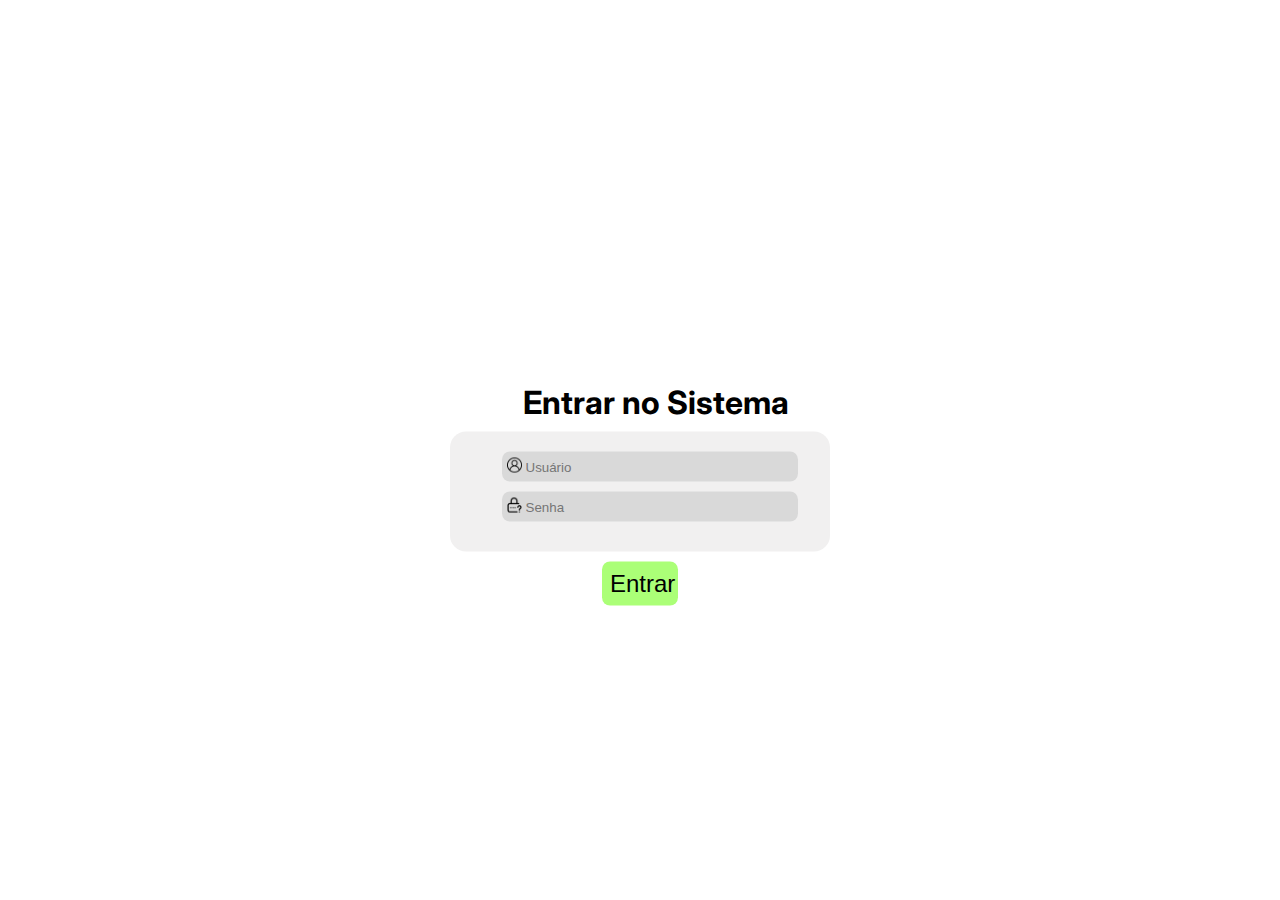
<file: index.html>
<!DOCTYPE html>
<html>
<head>
	<title>Sistema</title>
	<link rel="stylesheet" type="text/css" href="estilo.css">
	<link rel="stylesheet" href="https://cdn.jsdelivr.net/npm/bootstrap-icons@1.10.3/font/bootstrap-icons.css">
	<meta charset="utf-8">
</head>
<body>
		<div class="login">
			<h1 id="h1-login">Entrar no Sistema</h1>
			<div class="login-form">
				<label><img src="img\User.png"></label>
				<input type="text" name="usuario" id="usuario" placeholder="Usuário" />
				<br/>
				<label><img src="img\Forgot.png"></label>
				<input type="password" name="senha" id="senha" placeholder="Senha" />
			</div>
			<a href="estoque.html"><button>Entrar</button></a>
		</div>
</body>
</html>
</file>
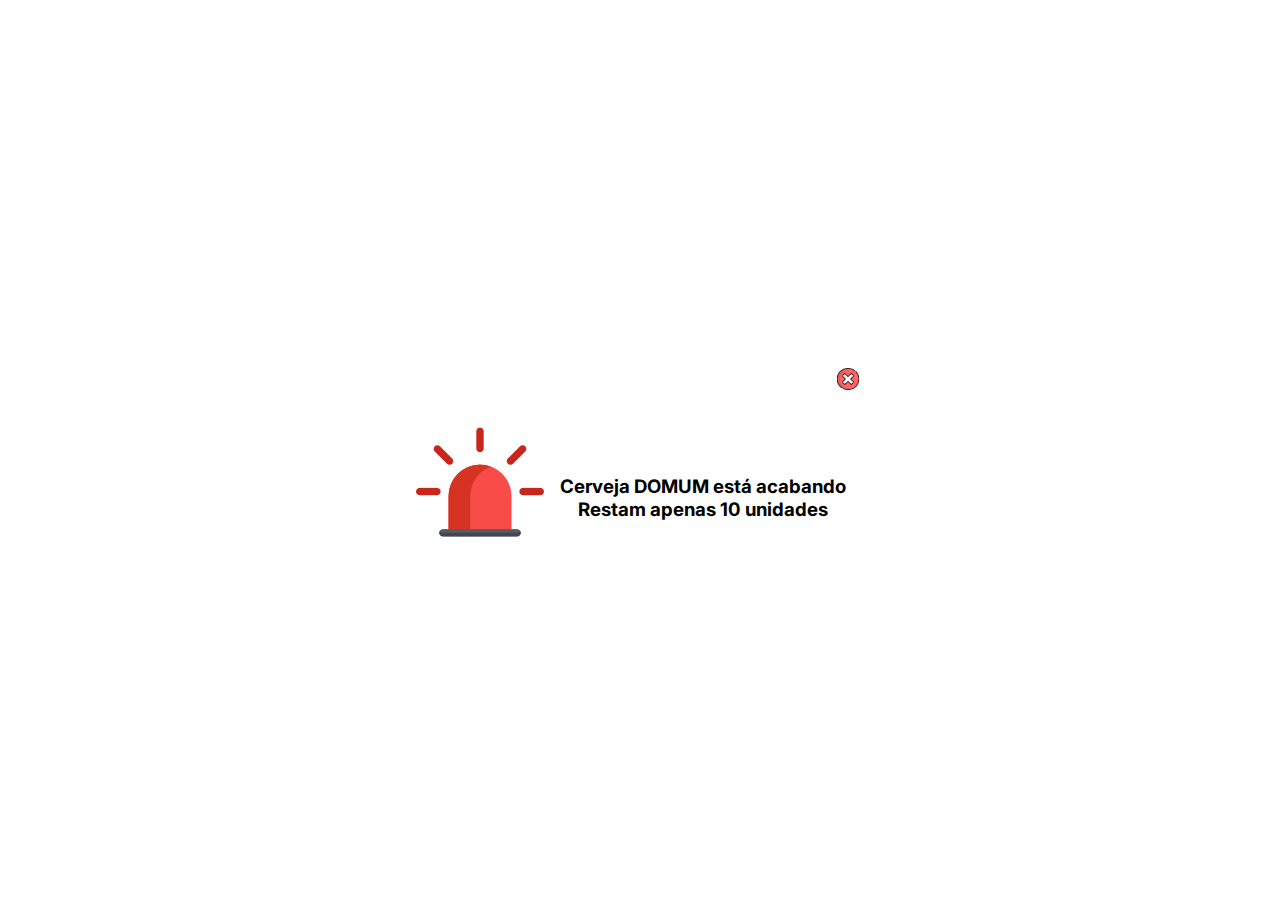
<file: alerta.html>
<!DOCTYPE html>
<html>
<head>
	<title>Sistema</title>
	<link rel="stylesheet" type="text/css" href="estilo.css">
	<meta charset="utf-8">
</head>
<body>
		<section class="sec-alerta">
			<img id="btn-fechar-alerta" src="img\Cancel.png">
			<div class="alerta-content"><img src="img\Alert.png"><h3>Cerveja DOMUM está acabando</h3><h3>Restam apenas 10 unidades</h3></div>
		</section>
</body>
</html>
</file>
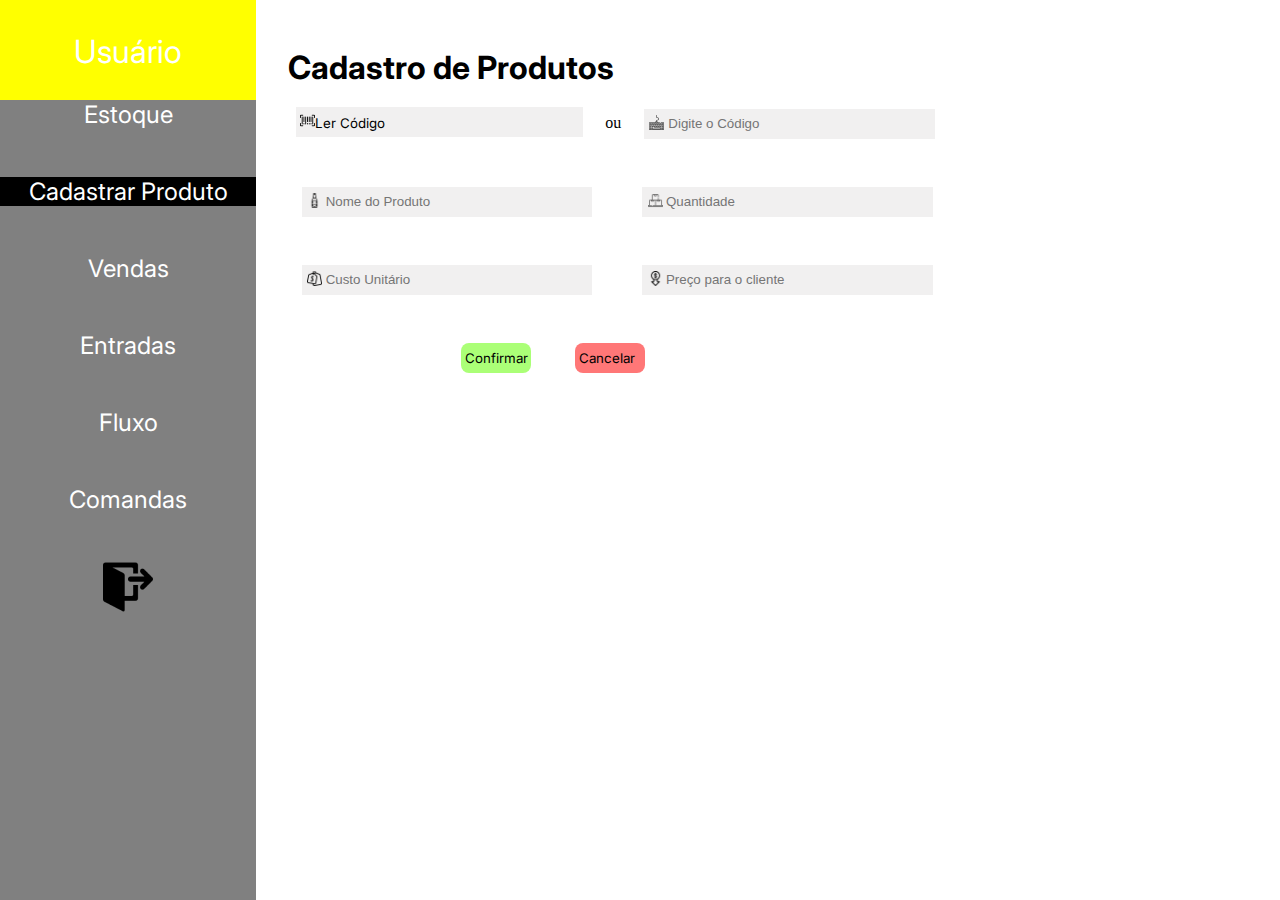
<file: cadastro.html>
<!DOCTYPE html>
<html>
<head>
	<title>Sistema</title>
	<link rel="stylesheet" type="text/css" href="estilo.css">
	<meta charset="utf-8">
</head>
<body>
		<section>
			<header><p>Usuário</p></header>
			<nav>
				<ul>
					<li><a class="a-menu" href="estoque.html">Estoque</a></li>
					<div class="pag-atual"><li><a class="a-menu" href="#">Cadastrar Produto</a></li></div>
					<li><a class="a-menu" href="vendas.html">Vendas</a></li>
					<li><a class="a-menu" href="entradas.html">Entradas</a></li>
					<li><a class="a-menu" href="fluxo.html">Fluxo</a></li>
					<li><a class="a-menu" href="comandas.html">Comandas</a></li>
					<li><a href="index.html"><img src="img\Logout.png" /></a></li>
				</ul>
			</nav>
			<main>
				<h1>Cadastro de Produtos</h1>
				<div class="cadastro">
					<div class="linha-1">
						<a href="lercodbarra-cad.html"><button type="button" id=""><img src="img\Barcode.png" />Ler Código</button></a>
						ou
						<label><img src="img\Keyboard.png" /></label>
						<input type="text" name="digite" id="digite" placeholder="Digite o Código" />
					</div>

					<div class="linha-2">
						<label><img src="img\Beer.png" /></label>
						<input type="text" name="produto-nome" id="produto-nome" placeholder="Nome do Produto" />
						
						<label><img src="img\Box.png" /></label>
						<input type="text" name="produto-quantidade" id="produto-quantidade" placeholder="Quantidade" />
					</div>

					<div class="linha-3">
						<label><img src="img\Price tag.png" /></label>
						<input type="text" name="produto-custo" id="produto-custo" placeholder="Custo Unitário" />

						<label><img src="img\Low price.png" /></label>
						<input type="text" name="produto-preco" id="produto-preco" placeholder="Preço para o cliente" />
					</div>

					<div class="button-cad">
						<button type="submit">Confirmar</button>
						<button type="reset">Cancelar</button>
					</div>
				</div>

			</main>
		</section>
</body>
</html>
</file>
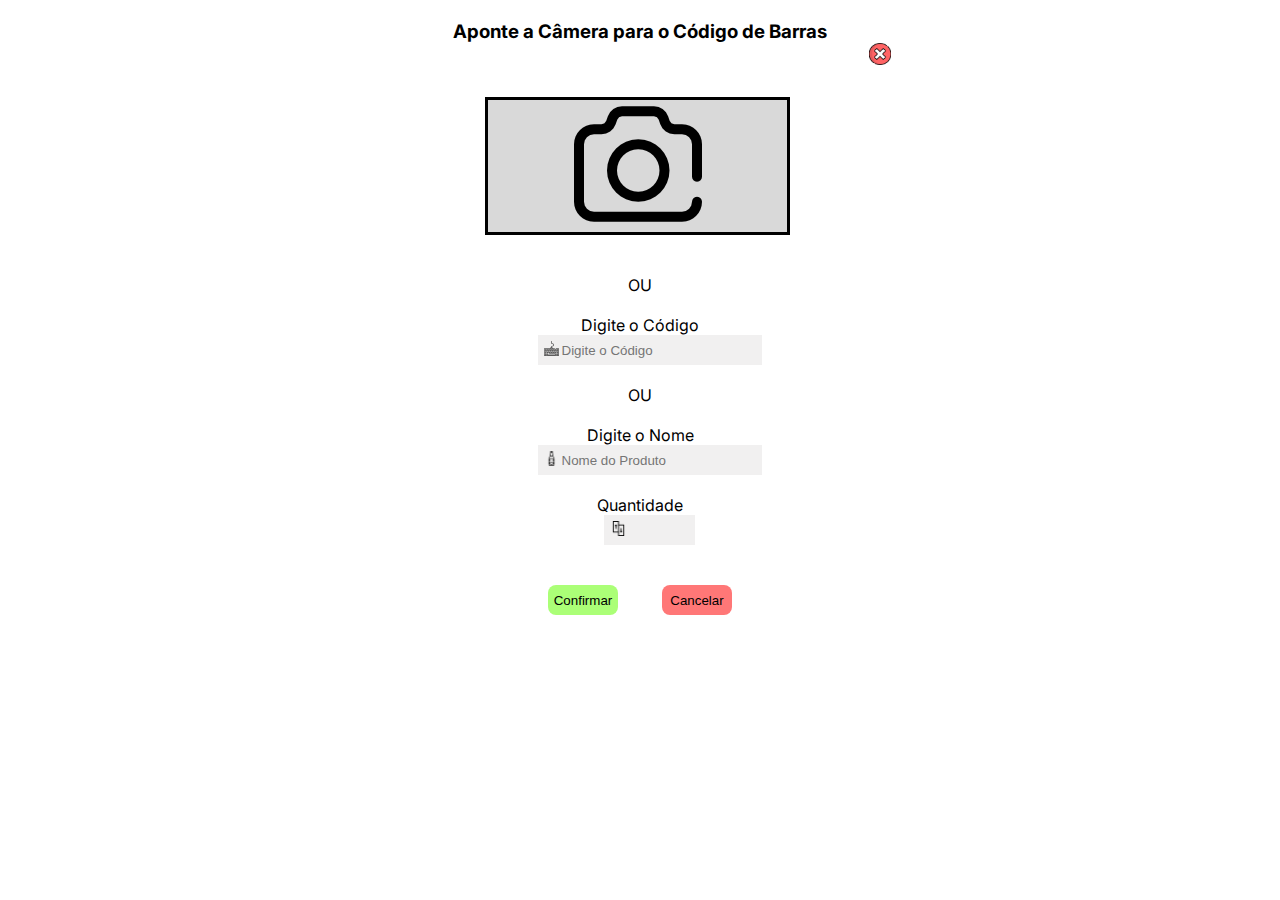
<file: comanda-cod.html>
<!DOCTYPE html>
<html>
<head>
	<title>Sistema</title>
	<link rel="stylesheet" type="text/css" href="estilo.css">
	<meta charset="utf-8">
</head>
<body>
		<section class="ler-cod-barras-comanda">
			<h3>Aponte a Câmera para o Código de Barras</h3><a href="comanda-exp.html"><img id="btn-fechar-com" src="img\Cancel.png"></a>
			<div class="camera-barras-comanda"><img src="img\Photo camera.png"></div><br/><br/>
			<label>OU</label><br/><br/>
			<label>Digite o Código</label><br/>
			<label><img id="i-icon" src="img\Keyboard.png" /></label>
			<input type="text" name="digite" id="digite" placeholder="Digite o Código" /><br/><br/>
			<label>OU</label><br/><br/>
			<label>Digite o Nome</label><br/>
			<label><img id="i-icon" src="img\Beer.png" /></label>
			<input type="text" name="produto-nome" id="produto-nome" placeholder="Nome do Produto" /><br/><br/>
			<label>Quantidade</label><br/>
			<label><img id="i-icon" src="img\Tectonic plates.png"></label>
			<input id="quant" type="number" name="quant" min="1" step="1" /><br/><br/><br/>
			<a href="comanda-exp.html"><button type="submit">Confirmar</button></a>
			<a href="comanda-exp.html"><button type="reset">Cancelar</button></a>
		</section>
</body>
</html>
</file>
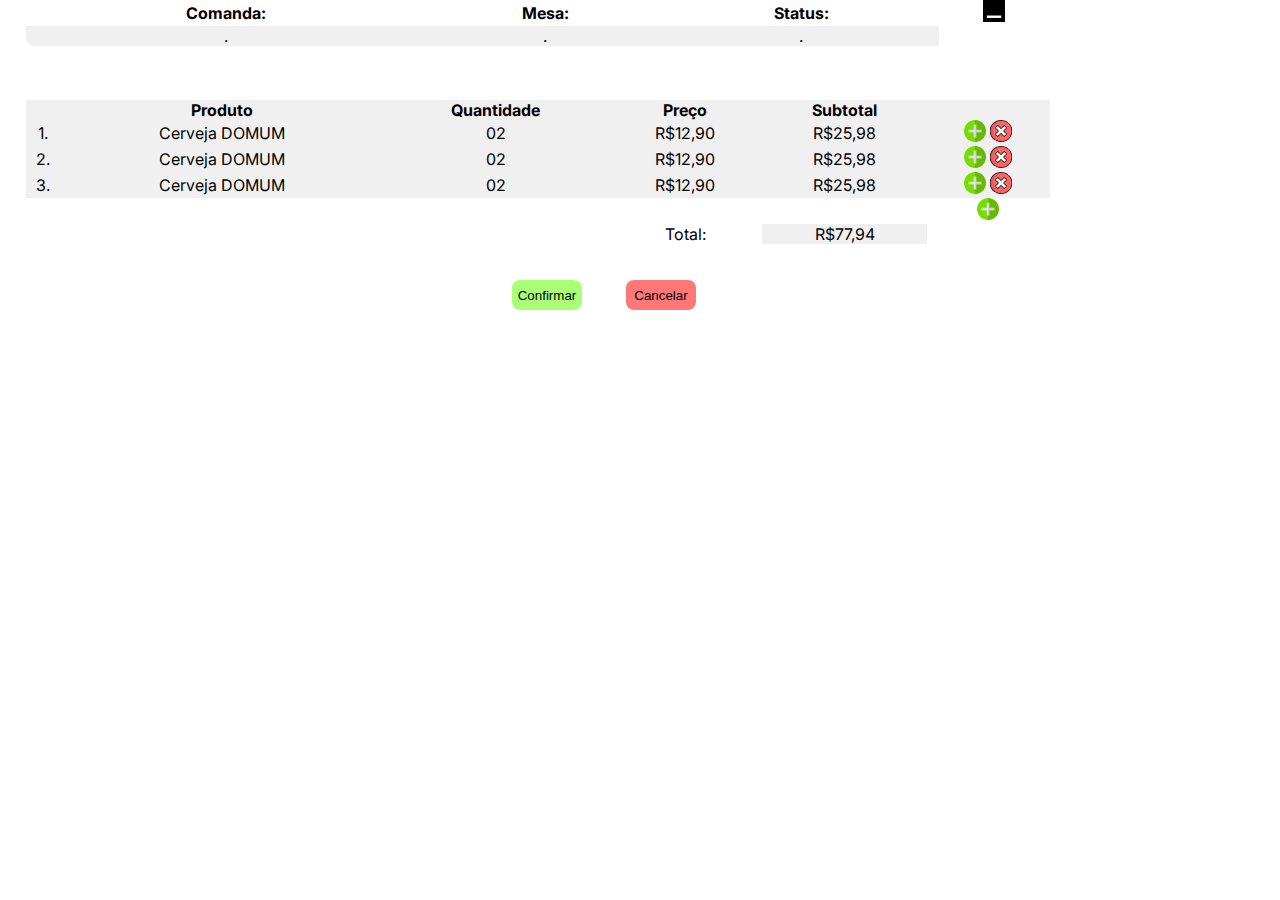
<file: comanda-exp.html>
<!DOCTYPE html>
<html>
<head>
	<title>Sistema</title>
	<link rel="stylesheet" type="text/css" href="estilo.css">
	<meta charset="utf-8">
</head>
<body>
		<section class="comanda-exp">
			<table>
				<tr>
					<th id="fundo-branco">Comanda:</th>
					<th id="fundo-branco">Mesa:</th>
					<th id="fundo-branco">Status:</th>
					<th id="fundo-branco"><a href="comandas.html"><img src="img\Minimize tab.png"></a></th>
				</tr>

				<tr>
					<td>.   </td>
					<td>.   </td>
					<td>.   </td>
					<td id="fundo-branco"></td>
				</tr>
			</table>

			<br/><br/><br/>

			<table>
				<tr>
					<th></th>
					<th>Produto</th>
					<th>Quantidade</th>
					<th>Preço</th>
					<th>Subtotal</th>
					<th></th>
				</tr>

		   	    <tr>
				  	<td>1.</td>
				  	<td>Cerveja DOMUM</td>
				  	<td>02</td>
				  	<td>R$12,90</td>
				  	<td>R$25,98</td>
				  	<td><img src="img\Add.png" /> <img src="img\Cancel.png" /></td>
			    </tr>

			    <tr>
				  	<td>2.</td>
				  	<td>Cerveja DOMUM</td>
				  	<td>02</td>
				  	<td>R$12,90</td>
				  	<td>R$25,98</td>
				  	<td><img src="img\Add.png" /> <img src="img\Cancel.png" /></td>
			    </tr>

			    <tr>
				  	<td>3.</td>
				  	<td>Cerveja DOMUM</td>
				  	<td>02</td>
				  	<td>R$12,90</td>
				  	<td>R$25,98</td>
				  	<td><img src="img\Add.png" /> <img src="img\Cancel.png" /></td>
			    </tr>

			    <tr id="fundo-branco">
			    	<td></td>
				  	<td></td>
				  	<td></td>
				  	<td></td>
				  	<td></td>
				  	<td><a href="comanda-cod.html"><img src="img\Add.png" /></a></td>
			    </tr>

			    <tr id="fundo-branco">
			    	<td></td>
				  	<td></td>
				  	<td></td>
				  	<td>Total:</td>
				  	<td id="fundo-cinza">R$77,94</td>
				  	<td></td>
			    </tr>
			</table>
			<br/><br/>
			<a href="comandas.html"><button type="submit">Confirmar</button></a>
			<a href="comandas.html"><button type="reset">Cancelar</button></a>

		</section>
</body>
</html>
</file>
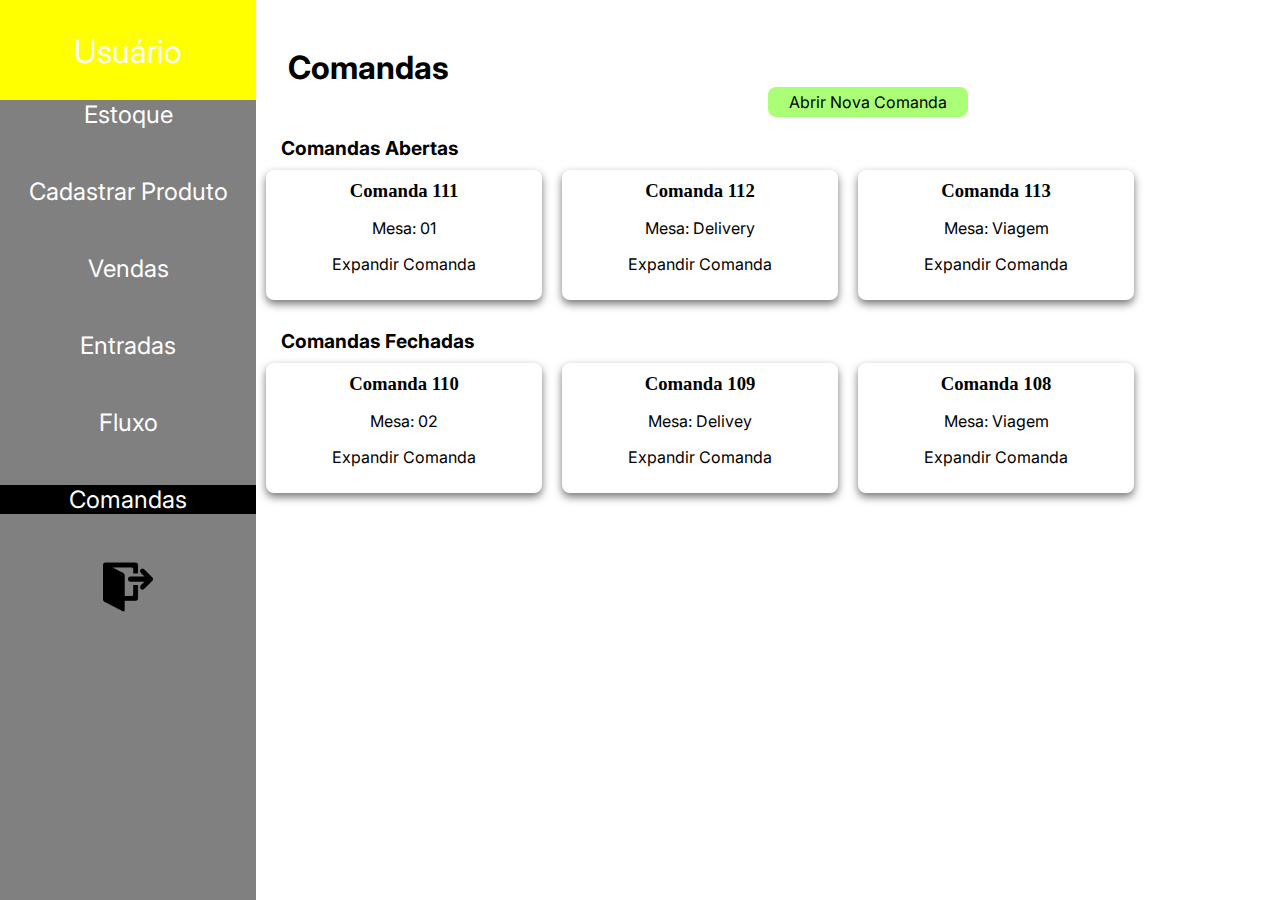
<file: comandas.html>
<!DOCTYPE html>
<html>
<head>
	<title>Sistema</title>
	<link rel="stylesheet" type="text/css" href="estilo.css">
	<meta charset="utf-8">
</head>
<body>
		<section>
			<header><p>Usuário</p></header>
			<nav>
				<ul>
					<li><a class="a-menu" href="estoque.html">Estoque</a></li>
					<li><a class="a-menu" href="cadastro.html">Cadastrar Produto</a></li>
					<li><a class="a-menu" href="vendas.html">Vendas</a></li>
					<li><a class="a-menu" href="entradas.html">Entradas</a></li>
					<li><a class="a-menu" href="fluxo.html">Fluxo</a></li>
					<div class="pag-atual"><li><a class="a-menu" href="#">Comandas</a></li></div>
					<li><a href="index.html"><img src="img\Logout.png" /></a></li>
				</ul>
			</nav>
			<main>
				<h1>Comandas</h1>

				<a href="comanda-exp.html"><button id="btn-com">Abrir Nova Comanda</button></a>


				<section>
						<h2>Comandas Abertas</h2>
						<div id="container">
							<div class="card">
								<div class="card-content">
									<h3>Comanda 111</h3>
									<p class="formato">Mesa: 01</p>
									<a href="comanda-exp.html"><p id="formato">Expandir Comanda</p></a>
								</div>
							</div>	

							<div class="card">
								<div class="card-content">
									<h3>Comanda 112</h3>
									<p class="formato">Mesa: Delivery</p>
									<a href="comanda-exp.html"><p id="formato">Expandir Comanda</p></a>
								</div>
							</div>

							<div class="card">
								<div class="card-content">
									<h3>Comanda 113</h3>
									<p class="formato">Mesa: Viagem</p>
									<a href="comanda-exp.html"><p id="formato">Expandir Comanda</p></a>
								</div>
							</div>
						</div>
				</section>
				<section>
					<h2>Comandas Fechadas</h2>
						<div id="container">
							<div class="card">
								<div class="card-content">
									<h3>Comanda 110</h3>
									<p class="formato">Mesa: 02</p>
									<a href="comanda-exp.html"><p id="formato">Expandir Comanda</p></a>
								</div>
							</div>	

							<div class="card">
								<div class="card-content">
									<h3>Comanda 109</h3>
									<p class="formato">Mesa: Delivey</p>
									<a href="comanda-exp.html"><p id="formato">Expandir Comanda</p></a>
								</div>
							</div>

							<div class="card">
								<div class="card-content">
									<h3>Comanda 108</h3>
									<p class="formato">Mesa: Viagem</p>
									<a href="comanda-exp.html"><p id="formato">Expandir Comanda</p></a>
								</div>
							</div>
						</div>
				</section>

			</main>
		</section>
</body>
</html>
</file>
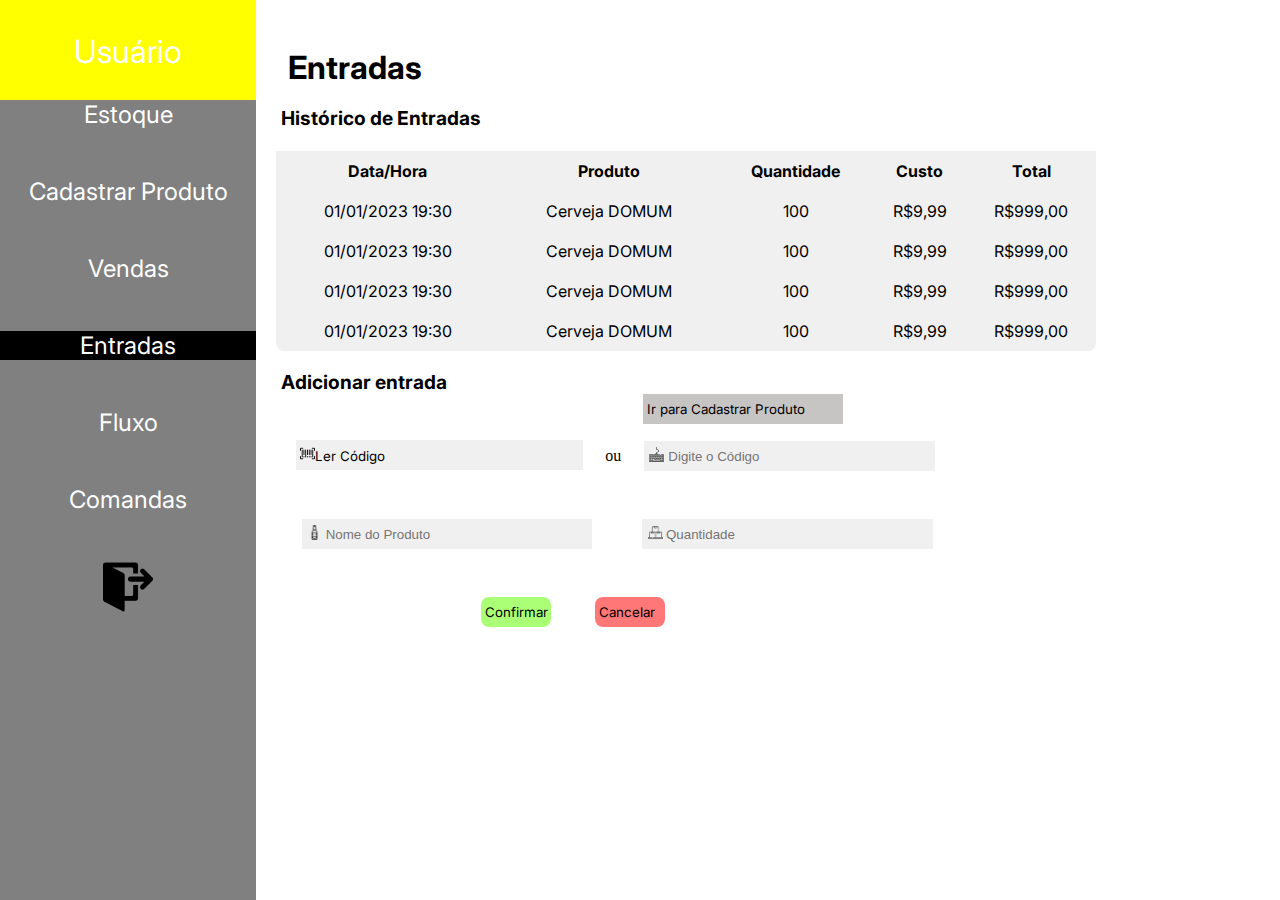
<file: entradas.html>
<!DOCTYPE html>
<html>
<head>
	<title>Sistema</title>
	<link rel="stylesheet" type="text/css" href="estilo.css">
	<meta charset="utf-8">
</head>
<body>
		<section>
			<header><p>Usuário</p></header>
			<nav>
				<ul>
					<li><a class="a-menu" href="estoque.html">Estoque</a></li>
					<li><a class="a-menu" href="cadastro.html">Cadastrar Produto</a></li>
					<li><a class="a-menu" href="vendas.html">Vendas</a></li>
					<div class="pag-atual"><li><a class="a-menu" href="#">Entradas</a></li></div>
					<li><a class="a-menu" href="fluxo.html">Fluxo</a></li>
					<li><a class="a-menu" href="comandas.html">Comandas</a></li>
					<li><a href="index.html"><img src="img\Logout.png" /></a></li>
				</ul>
			</nav>
			<main>
				<h1>Entradas</h1>
				<h2>Histórico de Entradas</h2>
				<section class="sec-entradas">
					<table>
						  <tr>
						    <th>Data/Hora</th>
						    <th>Produto</th>
						    <th>Quantidade</th>
						    <th>Custo</th>
						    <th>Total</th>
						  </tr>

						  <tr>
						  	<td>01/01/2023 19:30</td>
						  	<td>Cerveja DOMUM</td>
						  	<td>100</td>
						  	<td>R$9,99</td>
						  	<td>R$999,00</td>
						  </tr>

						  <tr>
						  	<td>01/01/2023 19:30</td>
						  	<td>Cerveja DOMUM</td>
						  	<td>100</td>
						  	<td>R$9,99</td>
						  	<td>R$999,00</td>
						  </tr>

						  <tr>
						  	<td>01/01/2023 19:30</td>
						  	<td>Cerveja DOMUM</td>
						  	<td>100</td>
						  	<td>R$9,99</td>
						  	<td>R$999,00</td>
						  </tr>

						  <tr>
						  	<td>01/01/2023 19:30</td>
						  	<td>Cerveja DOMUM</td>
						  	<td>100</td>
						  	<td>R$9,99</td>
						  	<td>R$999,00</td>
						  </tr>
					</table>

					<h2>Adicionar entrada</h2> <a href="cadastro.html"><button type="button" id="ircad">Ir para Cadastrar Produto</button></a>
					<div class="linha-1-entradas">
						<a href="lercodbarra-ent.html"><button type="button" id=""><img src="img\Barcode.png" />Ler Código</button></a>
						ou
						<label><img src="img\Keyboard.png" /></label>
						<input type="text" name="digite" id="digite" placeholder="Digite o Código" />
					</div>

					<div class="linha-2-entradas">
						<label><img src="img\Beer.png" /></label>
						<input type="text" name="produto-nome" id="produto-nome" placeholder="Nome do Produto" />
						
						<label><img src="img\Box.png" /></label>
						<input type="text" name="produto-quantidade" id="produto-quantidade" placeholder="Quantidade" />
					</div>

					<button type="submit">Confirmar</button>
					<button type="reset">Cancelar</button>
				</section>

			</main>
		</section>
</body>
</html>
</file>
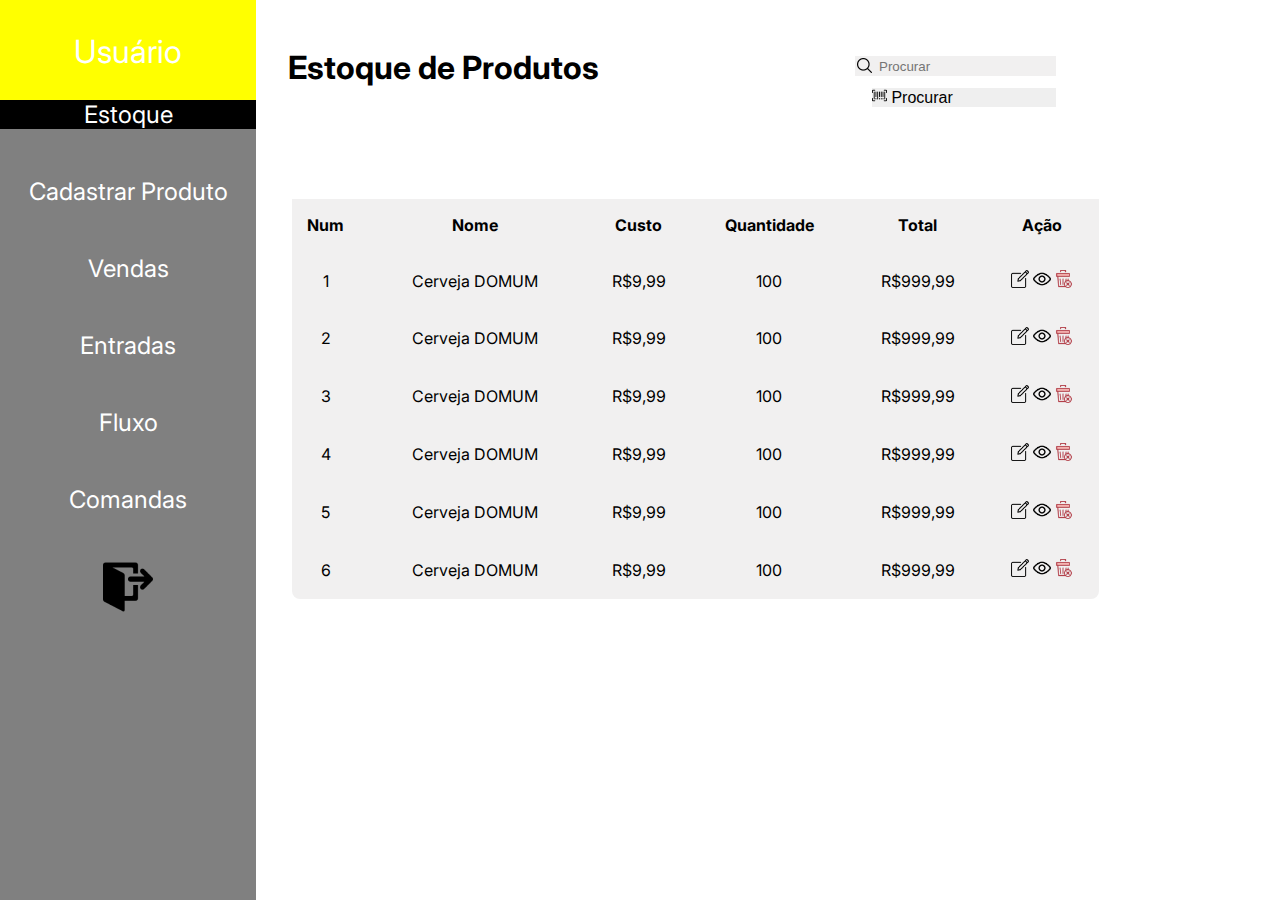
<file: estoque.html>
<!DOCTYPE html>
<html>
<head>
	<title>Sistema</title>
	<link rel="stylesheet" type="text/css" href="estilo.css">
	<meta charset="utf-8">
</head>
<body>
		<section class="sec-estoque">
			<header><p>Usuário</p></header>
			<nav>
				<ul>
					<div class="pag-atual"><li><a class="a-menu" href="#">Estoque</a></li></div>
					<li><a class="a-menu" href="cadastro.html">Cadastrar Produto</a></li>
					<li><a class="a-menu" href="vendas.html">Vendas</a></li>
					<li><a class="a-menu" href="entradas.html">Entradas</a></li>
					<li><a class="a-menu" href="fluxo.html">Fluxo</a></li>
					<li><a class="a-menu" href="comandas.html">Comandas</a></li>
					<li><a href="index.html"><img src="img\Logout.png" /></a></li>
				</ul>
			</nav>
			<main>
				<h1>Estoque de Produtos</h1>
				<div class="input-container">
					<label><img src="img\Magnifiying Glass.png" /></label>
					<input type="text" name="buscar" id="buscar" placeholder="Procurar" />
				</div>
				<div class="input-barcode">
					<a href="lercodbarra.html"><button type="button" id="buscar-barras"> <img src="img\Barcode.png" /> Procurar</button></a>
				</div>

				<div class="legend-container">

					<table>
					  <tr>
					    <th>Num</th>
					    <th>Nome</th>
					    <th>Custo</th>
					    <th>Quantidade</th>
					    <th>Total</th>
					    <th>Ação</th>
					  </tr>

					  <tr>
					  	<td>1</td>
					  	<td>Cerveja DOMUM</td>
					  	<td>R$9,99</td>
					  	<td>100</td>
					  	<td>R$999,99</td>
					  	<td><a href="cadastro.html"><img src="img\Editing.png" /></a> <img src="img\Visible.png" /> <img src="img\Delete.png" /></td>
					  </tr>

					  <tr>
					  	<td>2</td>
					  	<td>Cerveja DOMUM</td>
					  	<td>R$9,99</td>
					  	<td>100</td>
					  	<td>R$999,99</td>
					  	<td><a href="cadastro.html"><img src="img\Editing.png" /></a> <img src="img\Visible.png" /> <img src="img\Delete.png" /></td>
					  </tr>

					  <tr>
					  	<td>3</td>
					  	<td>Cerveja DOMUM</td>
					  	<td>R$9,99</td>
					  	<td>100</td>
					  	<td>R$999,99</td>
					  	<td><a href="cadastro.html"><img src="img\Editing.png" /></a> <img src="img\Visible.png" /> <img src="img\Delete.png" /></td>
					  </tr>

					  <tr>
					  	<td>4</td>
					  	<td>Cerveja DOMUM</td>
					  	<td>R$9,99</td>
					  	<td>100</td>
					  	<td>R$999,99</td>
					  	<td><a href="cadastro.html"><img src="img\Editing.png" /></a> <img src="img\Visible.png" /> <img src="img\Delete.png" /></td>
					  </tr>

					  <tr>
					  	<td>5</td>
					  	<td>Cerveja DOMUM</td>
					  	<td>R$9,99</td>
					  	<td>100</td>
					  	<td>R$999,99</td>
					  	<td><a href="cadastro.html"><img src="img\Editing.png" /></a> <img src="img\Visible.png" /> <img src="img\Delete.png" /></td>
					  </tr>

					  <tr>
					  	<td>6</td>
					  	<td>Cerveja DOMUM</td>
					  	<td>R$9,99</td>
					  	<td>100</td>
					  	<td>R$999,99</td>
					  	<td><a href="cadastro.html"><img src="img\Editing.png" /></a> <img src="img\Visible.png" /> <img src="img\Delete.png" /></td>
					  </tr>
					</table>
				</div>

			</main>
		</section>
</body>
</html>
</file>
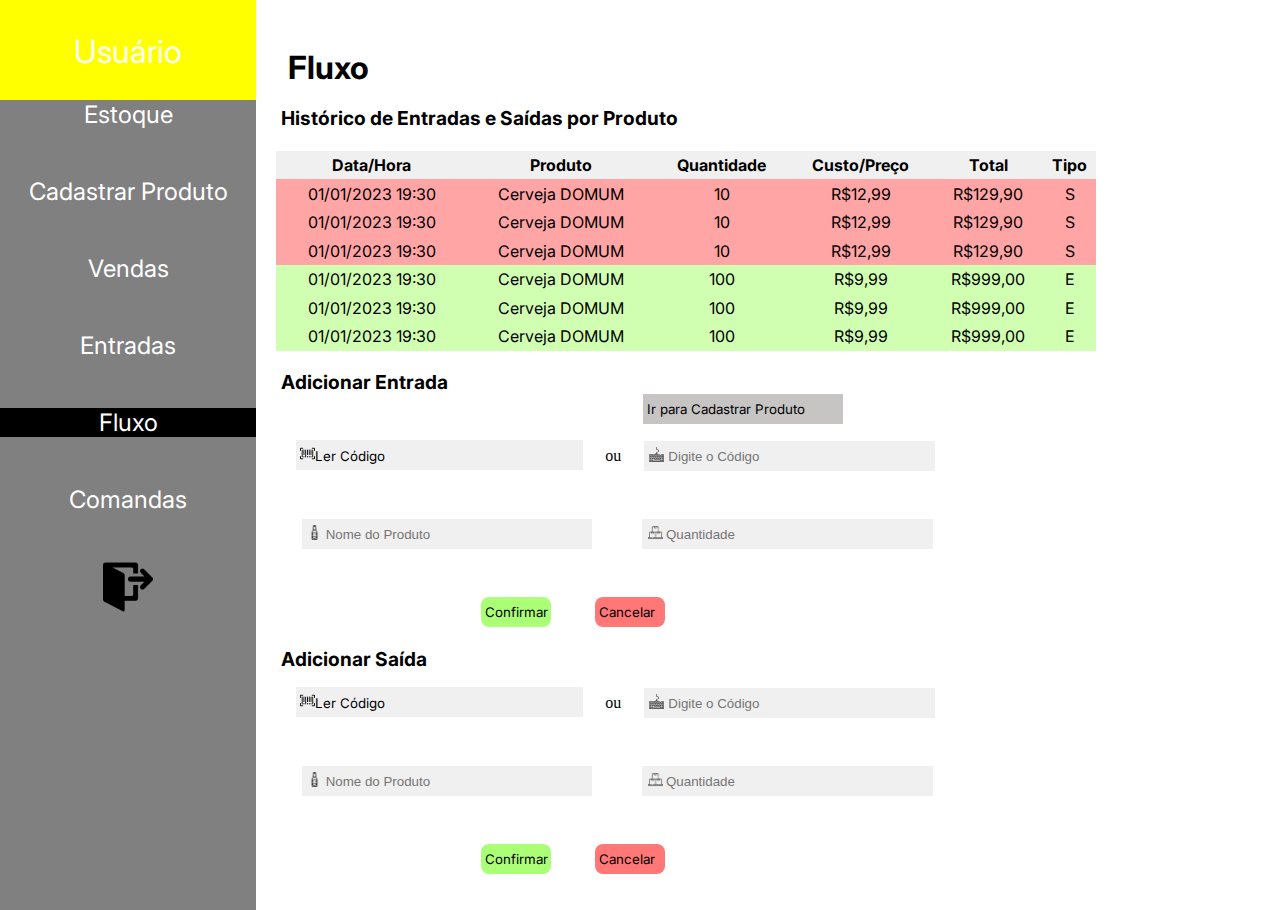
<file: fluxo.html>
<!DOCTYPE html>
<html>
<head>
	<title>Sistema</title>
	<link rel="stylesheet" type="text/css" href="estilo.css">
	<meta charset="utf-8">
</head>
<body>
		<section>
			<header><p>Usuário</p></header>
			<nav>
				<ul>
					<li><a class="a-menu" href="estoque.html">Estoque</a></li>
					<li><a class="a-menu" href="cadastro.html">Cadastrar Produto</a></li>
					<li><a class="a-menu" href="vendas.html">Vendas</a></li>
					<li><a class="a-menu" href="entradas.html">Entradas</a></li>
					<div class="pag-atual"><li><a class="a-menu" href="#">Fluxo</a></li></div>
					<li><a class="a-menu" href="comandas.html">Comandas</a></li>
					<li><a href="index.html"><img src="img\Logout.png" /></a></li>
				</ul>
			</nav>
			<main>
				<h1>Fluxo</h1>
				<h2>Histórico de Entradas e Saídas por Produto</h2>
				<section class="sec-fluxo">
					<table>
						  <tr>
						    <th>Data/Hora</th>
						    <th>Produto</th>
						    <th>Quantidade</th>
						    <th>Custo/Preço</th>
						    <th>Total</th>
						    <th>Tipo</th>
						  </tr>

						  <tr id="fluxo-saidas">
						  	<td>01/01/2023 19:30</td>
						  	<td>Cerveja DOMUM</td>
						  	<td>10</td>
						  	<td>R$12,99</td>
						  	<td>R$129,90</td>
						  	<td>S</td>
						  </tr>

						  <tr id="fluxo-saidas">
						  	<td>01/01/2023 19:30</td>
						  	<td>Cerveja DOMUM</td>
						  	<td>10</td>
						  	<td>R$12,99</td>
						  	<td>R$129,90</td>
						  	<td>S</td>
						  </tr>

						  <tr id="fluxo-saidas">
						  	<td>01/01/2023 19:30</td>
						  	<td>Cerveja DOMUM</td>
						  	<td>10</td>
						  	<td>R$12,99</td>
						  	<td>R$129,90</td>
						  	<td>S</td>
						  </tr>

						  <tr id="fluxo-entradas">
						  	<td>01/01/2023 19:30</td>
						  	<td>Cerveja DOMUM</td>
						  	<td>100</td>
						  	<td>R$9,99</td>
						  	<td>R$999,00</td>
						  	<td>E</td>
						  </tr>

						  <tr id="fluxo-entradas">
						  	<td>01/01/2023 19:30</td>
						  	<td>Cerveja DOMUM</td>
						  	<td>100</td>
						  	<td>R$9,99</td>
						  	<td>R$999,00</td>
						  	<td>E</td>
						  </tr>

						  <tr id="fluxo-entradas">
						  	<td>01/01/2023 19:30</td>
						  	<td>Cerveja DOMUM</td>
						  	<td>100</td>
						  	<td>R$9,99</td>
						  	<td>R$999,00</td>
						  	<td>E</td>
						  </tr>
						  
					</table>

					<h2>Adicionar Entrada</h2> <a href="cadastro.html"><button type="button" id="ircad">Ir para Cadastrar Produto</button></a>
					<div class="linha-1-fluxo">
						<a href="lercodbarra-fluxo.html"><button type="button" id=""><img src="img\Barcode.png" />Ler Código</button></a>
						ou
						<label><img src="img\Keyboard.png" /></label>
						<input type="text" name="digite" id="digite" placeholder="Digite o Código" />
					</div>

					<div class="linha-2-fluxo">
						<label><img src="img\Beer.png" /></label>
						<input type="text" name="produto-nome" id="produto-nome" placeholder="Nome do Produto" />
						
						<label><img src="img\Box.png" /></label>
						<input type="text" name="produto-quantidade" id="produto-quantidade" placeholder="Quantidade" />
					</div>

					<button type="submit">Confirmar</button>
					<button type="reset">Cancelar</button>


					<h2>Adicionar Saída</h2>
					<div class="linha-1-fluxo">
						<a href="lercodbarra-fluxo.html"><button type="button" id=""><img src="img\Barcode.png" />Ler Código</button></a>
						ou
						<label><img src="img\Keyboard.png" /></label>
						<input type="text" name="digite" id="digite" placeholder="Digite o Código" />
					</div>

					<div class="linha-2-fluxo">
						<label><img src="img\Beer.png" /></label>
						<input type="text" name="produto-nome" id="produto-nome" placeholder="Nome do Produto" />
						
						<label><img src="img\Box.png" /></label>
						<input type="text" name="produto-quantidade" id="produto-quantidade" placeholder="Quantidade" />
					</div>

					<button type="submit">Confirmar</button>
					<button type="reset">Cancelar</button>
					<br/><br/><br/>
				</section>

			</main>
		</section>
</body>
</html>
</file>
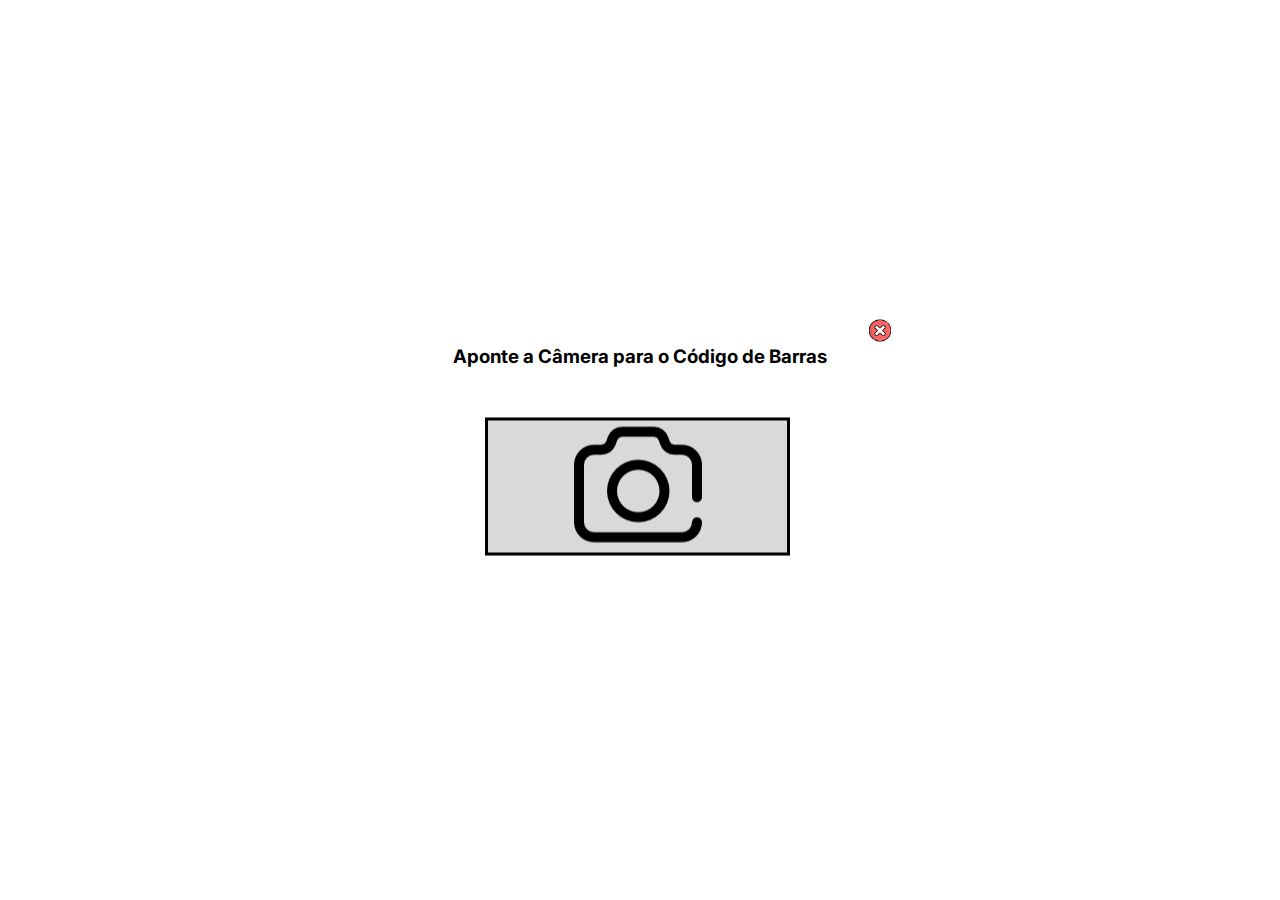
<file: lercodbarra-cad.html>
<!DOCTYPE html>
<html>
<head>
	<title>Sistema</title>
	<link rel="stylesheet" type="text/css" href="estilo.css">
	<meta charset="utf-8">
</head>
<body>
		<section class="ler-cod-barras">
			<h3>Aponte a Câmera para o Código de Barras</h3><a href="cadastro.html"><img id="btn-fechar" src="img\Cancel.png"></a>
			<div class="camera-barras"><img src="img\Photo camera.png"></div>
		</section>
</body>
</html>
</file>
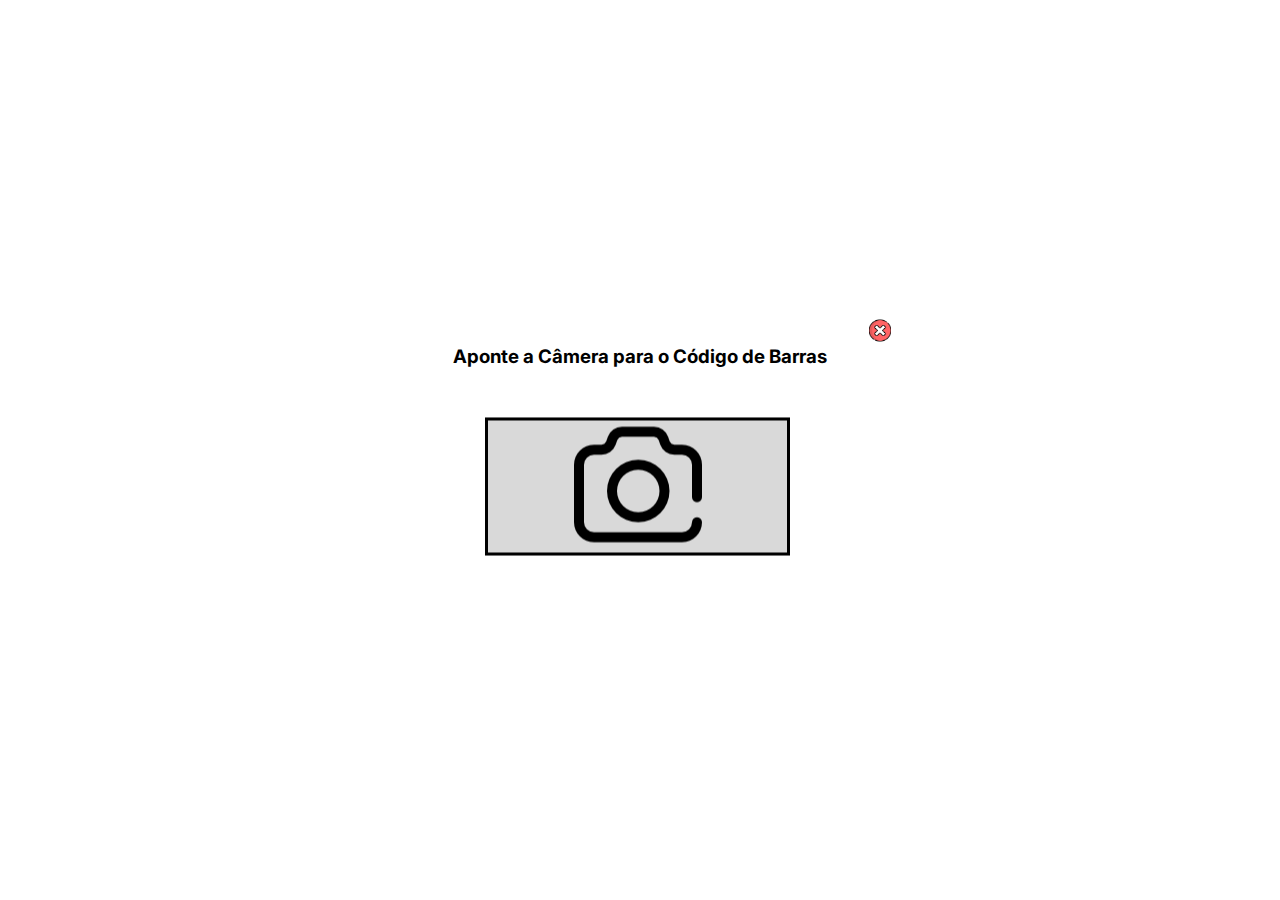
<file: lercodbarra-ent.html>
<!DOCTYPE html>
<html>
<head>
	<title>Sistema</title>
	<link rel="stylesheet" type="text/css" href="estilo.css">
	<meta charset="utf-8">
</head>
<body>
		<section class="ler-cod-barras">
			<h3>Aponte a Câmera para o Código de Barras</h3><a href="entradas.html"><img id="btn-fechar" src="img\Cancel.png"></a>
			<div class="camera-barras"><img src="img\Photo camera.png"></div>
		</section>
</body>
</html>
</file>
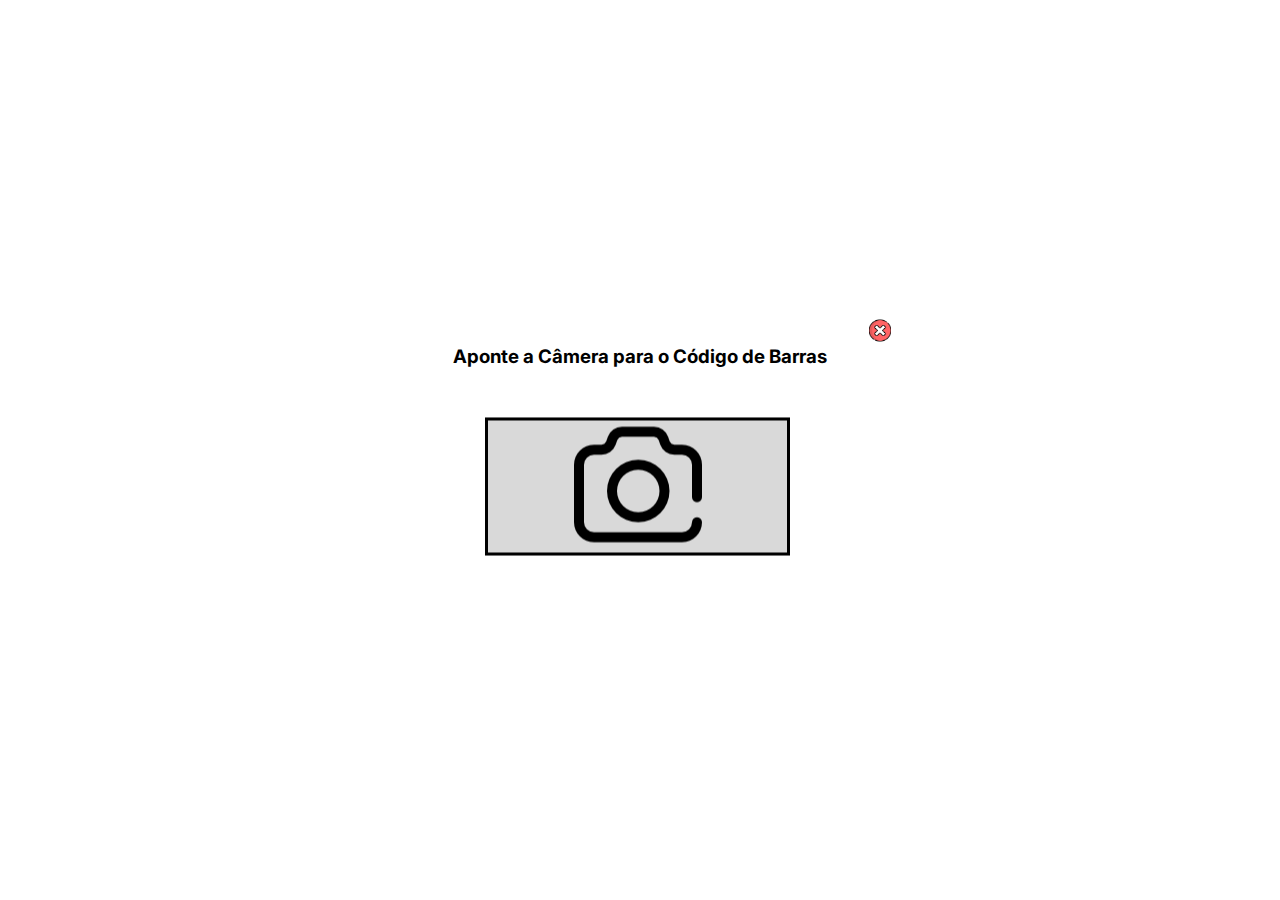
<file: lercodbarra-fluxo.html>
<!DOCTYPE html>
<html>
<head>
	<title>Sistema</title>
	<link rel="stylesheet" type="text/css" href="estilo.css">
	<meta charset="utf-8">
</head>
<body>
		<section class="ler-cod-barras">
			<h3>Aponte a Câmera para o Código de Barras</h3><a href="fluxo.html"><img id="btn-fechar" src="img\Cancel.png"></a>
			<div class="camera-barras"><img src="img\Photo camera.png"></div>
		</section>
</body>
</html>
</file>
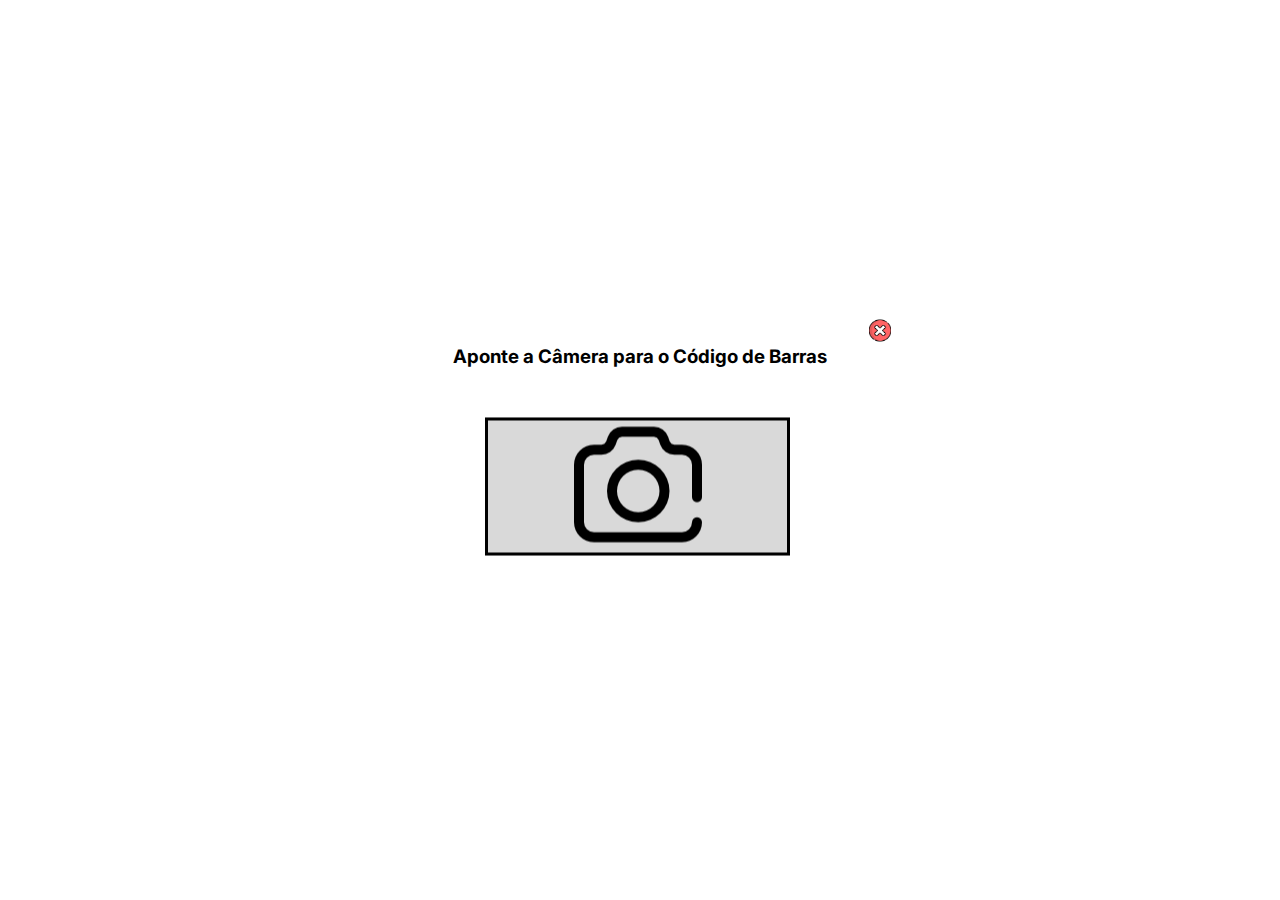
<file: lercodbarra.html>
<!DOCTYPE html>
<html>
<head>
	<title>Sistema</title>
	<link rel="stylesheet" type="text/css" href="estilo.css">
	<meta charset="utf-8">
</head>
<body>
		<section class="ler-cod-barras">
			<h3>Aponte a Câmera para o Código de Barras</h3><a href="estoque.html"><img id="btn-fechar" src="img\Cancel.png"></a>
			<div class="camera-barras"><img src="img\Photo camera.png"></div>
		</section>
</body>
</html>
</file>
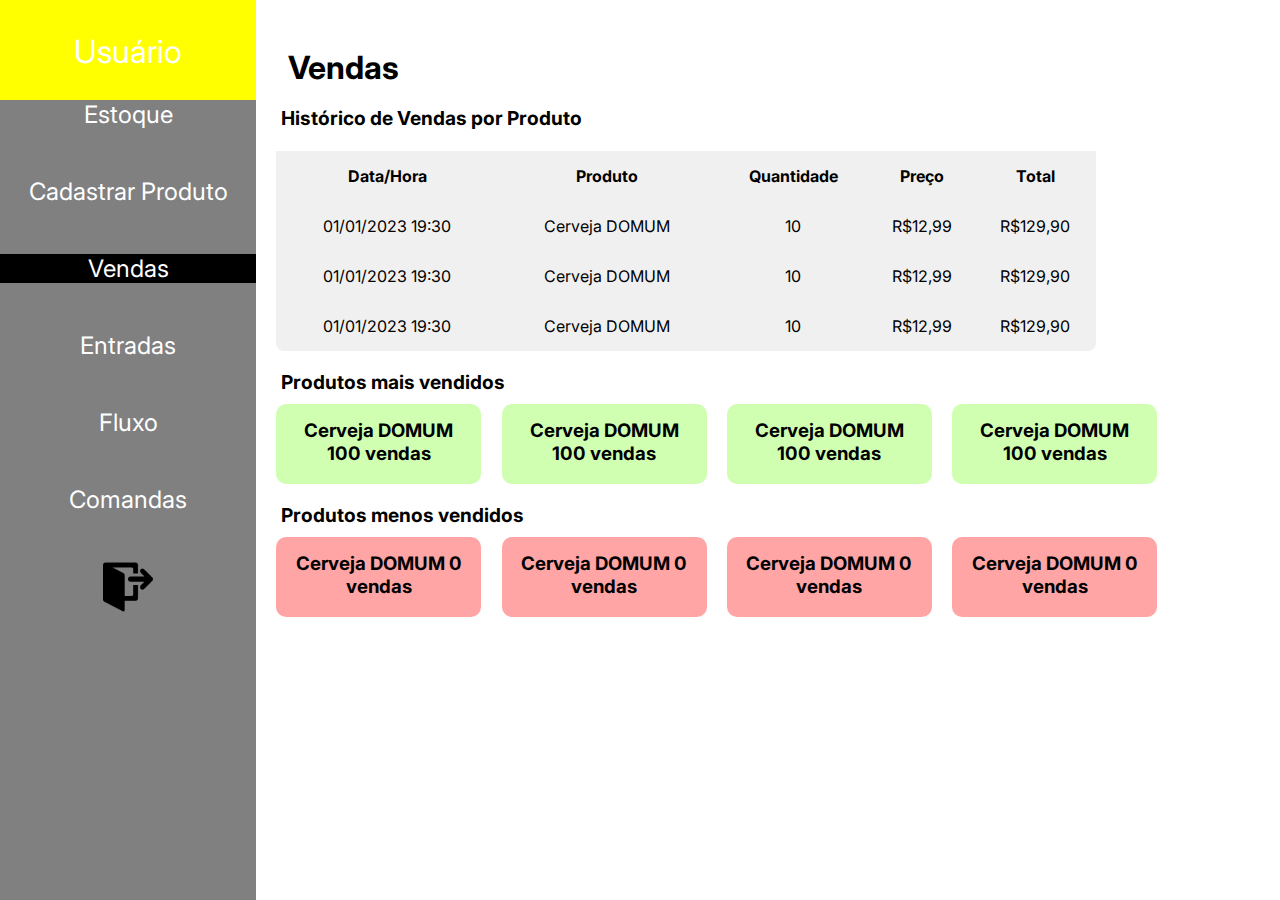
<file: vendas.html>
<!DOCTYPE html>
<html>
<head>
	<title>Sistema</title>
	<link rel="stylesheet" type="text/css" href="estilo.css">
	<meta charset="utf-8">
</head>
<body>
		<section>
			<header><p>Usuário</p></header>
			<nav>
				<ul>
					<li><a class="a-menu" href="estoque.html">Estoque</a></li>
					<li><a class="a-menu" href="cadastro.html">Cadastrar Produto</a></li>
					<div class="pag-atual"><li><a class="a-menu" href="#">Vendas</a></li></div>
					<li><a class="a-menu" href="entradas.html">Entradas</a></li>
					<li><a class="a-menu" href="fluxo.html">Fluxo</a></li>
					<li><a class="a-menu" href="comandas.html">Comandas</a></li>
					<li><a href="index.html"><img src="img\Logout.png" /></a></li>
				</ul>
			</nav>
			<main>
				<h1>Vendas</h1>

				<h2>Histórico de Vendas por Produto</h2>
				<section class="tabela-vendas">
					<table>
						  <tr>
						    <th>Data/Hora</th>
						    <th>Produto</th>
						    <th>Quantidade</th>
						    <th>Preço</th>
						    <th>Total</th>
						  </tr>

						  <tr>
						  	<td>01/01/2023 19:30</td>
						  	<td>Cerveja DOMUM</td>
						  	<td>10</td>
						  	<td>R$12,99</td>
						  	<td>R$129,90</td>
						  </tr>

						  <tr>
						  	<td>01/01/2023 19:30</td>
						  	<td>Cerveja DOMUM</td>
						  	<td>10</td>
						  	<td>R$12,99</td>
						  	<td>R$129,90</td>
						  </tr>

						  <tr>
						  	<td>01/01/2023 19:30</td>
						  	<td>Cerveja DOMUM</td>
						  	<td>10</td>
						  	<td>R$12,99</td>
						  	<td>R$129,90</td>
						  </tr>
						  
						</table>
				</section>
				
				<section class="mais-vendidos">
					<h2>Produtos mais vendidos</h2>
					<div class="card-container">
						<div class="card-mais">
							<h3>Cerveja DOMUM 100 vendas</h3>
						</div>

						<div class="card-mais">
							<h3>Cerveja DOMUM 100 vendas</h3>
						</div>

						<div class="card-mais">
							<h3>Cerveja DOMUM 100 vendas</h3>
						</div>

						<div class="card-mais">
							<h3>Cerveja DOMUM 100 vendas</h3>
						</div>
					</div>
				</section>

				<section class="menos-vendidos">
					<h2>Produtos menos vendidos</h2>
					<div class="card-container">
						<div class="card-menos">
							<h3>Cerveja DOMUM 0 vendas</h3>
						</div>

						<div class="card-menos">
							<h3>Cerveja DOMUM 0 vendas</h3>
						</div>

						<div class="card-menos">
							<h3>Cerveja DOMUM 0 vendas</h3>
						</div>

						<div class="card-menos">
							<h3>Cerveja DOMUM 0 vendas</h3>
						</div>
					</div>
				</section>
			</main>
		</section>
</body>
</html>
</file>
<file: estilo.css>
@import url('https://fonts.googleapis.com/css2?family=Inter:wght@500&display=swap');
*{padding: 0; margin: 0;}

.login{
	text-align: center;
	width: 400px;
	padding: 10px;
	margin: 20px auto;
	box-sizing: border-box;
	position: absolute;
	top: 50%;
	left: 50%;
	transform: translate(-50%, -50%);
}

.login h1{
	text-align: center;
	font-family: Inter;
	font-size: 2em;
}

.login-form{
	padding: 20px;
	margin-top: 10px;
	margin-bottom: 10px;
	background-color: #F1F0F0;
	border-radius: 16px 16px 16px 16px;
}

.login-form input{
	width: 80%;
	height: 30px;
	background-color: #D9D9D9;
	padding-left: 1.8em;
	margin-bottom: 10px;
	border-radius: 8px;
	border-style: none;
}

.login button{
	width: 20%;
	height: 10%;
	font-size: 1.5em;
	text-align: center;
	padding: 8px;
	background-color: #ABFF77;
	border-style: none;
	border-radius: 8px;
	cursor: pointer;
}

.login label{
	position: relative;
	left: 1.5em;
	top: 0.1em;	
}

.login img{
	width: 15px;
	height: 15px;
}

/* MENU LATERAL */

body{


}

section{

}


header{
	width: 20%;
	height: 100px;
	background-color: yellow;
	position: fixed;
	top: 0;
	left: 0;
	opacity: 80;
	text-align: center;
}

a{
	text-decoration: none;
}

p{
	margin: 1em;
	font-size: 2rem;
	color: white;
	font-family: Inter;
}

nav{
	width: 20%;
	height: 1000px;
	background-color: grey;
	position: fixed;
	top: 100px;
	left: 0;
	text-align: center;
}

ul{
	margin-top: 0;
}

li{
	margin-bottom: 2em;
	font-size: 1.5rem;
	color: white;
	font-family: Inter;
}

.pag-atual{
	background-color: black;
}

.a-menu{
	color: white;
}

/*MAIN*/

main{
	width: 80%;
	height: 100%;
	background-color: white;
	position: absolute;
	left: 20%;
	font: black;
}

h1{
	margin-left: 1em;
	margin-top: 1.5em;
	font-family: Inter;
}

/* ESTOQUE */

.sec-estoque label{
	position: absolute;
	left: 0.1em;
	top: 0.1em;
	bottom: 0.1em;
}

.sec-estoque input{
	height: 1.5em;
	padding-left: 1.8em; 
	background-color: #F1F0F0;
	border-style: none;
}

.input-container{
	position: absolute;
	top: 3.5em;
	right: 14em;
}

.input-container img{
	width: 15px;
	height: 15px;
}

#buscar{

}

#buscar-barras{
	position: absolute;
	top: 5.5em;
	right: 14em;
	text-align: justify;
	font-size: 1em;
	width: 11.5em;
	border-style: none;
	cursor: pointer;
}

.input-barcode img{
	width: 15px;
	height: 15px;
}

.legend-container{
	margin-top: 7em;
	margin-left: 1em;
	align-items: center;
}

.legend-container img{
	width: 18px;
	height: 18px;
	cursor: pointer;
}

.sec-estoque table{
	width: 80%;
	margin-left: 2%;
	height: 400px;
	text-align: center;
	border-radius: 8px 8px 8px 8px;
	border-collapse: collapse;
	background-color: #F1F0F0;
	font-family: Inter;
}

.sec-estoque th{
	background-color: #F1F0F0;
	border-radius: 0 0 0 0;
}

/*CADASTRO*/
.cadastro{
	margin-top: 2%;
}

.cadastro input{
	height: 30px;
	width: 20em;
	background-color: #F1F0F0;
	border-style: none;
	padding-left: 1.8em;
}

.cadastro button{
	height: 30px;
	width: 21.5em;
	background-color: #F1F0F0;
	border-style: none;
	text-align: left;
	padding-left: 0.3em;
	font-family: Inter;
}

.cadastro label{
	position: relative;
	left: 3.2em;
	top: 0.1em;
}

.cadastro img{
	width: 15px;
	height: 15px;
}

.linha-1{
	margin-bottom: 3em;
}

.linha-1 button{
	margin-left: 3em;
	margin-right: 1.4em;
	cursor: pointer;
}

.linha-1 label{
	position: relative;
	left: 1.5em;
}

.linha-2{
	margin-bottom: 3em;
}

.linha-2 input{
	margin-left: 2em;
}


.linha-3 input{
	margin-left: 2em;
}

.button-cad{
	margin-top: 3em;
	margin-left: 20%;
}

.button-cad button{
	margin-right: 3em;
	border-style: none;
	border-radius: 8px;
	width: 70px;
	height: 30px;
}

.button-cad button[type="submit"]{
	background-color: #ABFF77;
	cursor: pointer;
}

.button-cad button[type="reset"]{
	background-color: #FF7777;
	cursor: pointer;
}


/*VENDAS*/

h2{
	margin-left: 1.3em;
	margin-top: 1em;
	font-family: Inter;
	font-size: 1.2em;	
}

.tabela-vendas table{
	margin-left: 2%;
	margin-top: 2%;
	width: 80%;
	height: 200px;
	text-align: center;
	border-radius: 8px 8px 8px 8px;
	border-collapse: collapse;
	background-color: #F1F0F0;
	font-family: Inter;
}

.tabela-vendas th{
	background-color: #F1F0F0;
	border-radius: 0 0 0 0;
}

.mais-vendidos{

}

.card-container{
	display: flex;
}

.card-mais{
	margin-left: 2%;
	margin-top: 10px;
	width: 20%;
	height: 80px;
	text-align: center;
	border-radius: 10px;
	background-color: #D0FFB2;
	font-family: Inter;
}

.card-mais h3{
	padding: 15px;
}

.card-menos{
	background-color: #FFF;
	margin-left: 2%;
	margin-top: 10px;
	width: 20%;
	height: 80px;
	text-align: center;
	border-radius: 10px;
	background-color: #FFA5A5;
	font-family: Inter;
}

.card-menos h3{
	padding: 15px;
}

/*ENTRADAS*/
.sec-entradas table{
	margin-left: 2%;
	margin-top: 2%;
	width: 80%;
	height: 200px;
	text-align: center;
	border-radius: 8px 8px 8px 8px;
	border-collapse: collapse;
	background-color: #F1F0F0;
	font-family: Inter;
}

.sec-entradas th{
	background-color: #F1F0F0;
	border-radius: 0 0 0 0;
}

#ircad{
	height: 30px;
	width: 15em;
	background-color: #C7C4C4;
	border-style: none;
	text-align: left;
	padding-left: 0.3;
	position: relative;
	top: 0;
	left: 29em;
	cursor: pointer;
}

.sec-entradas button{
	height: 30px;
	width: 21.5em;
	background-color: #F1F0F0;
	border-style: none;
	text-align: left;
	padding-left: 0.3;
	font-family: Inter;
}

.sec-entradas input{
	height: 30px;
	width: 20em;
	background-color: #F1F0F0;
	border-style: none;
	padding-left: 1.8em;
}

.sec-entradas label{
	position: relative;
	left: 3.2em;
	top: 0.1em;
}

.sec-entradas img{
	width: 15px;
	height: 15px;
}

.sec-entradas button{
	height: 30px;
	width: 21.5em;
	background-color: #F1F0F0;
	border-style: none;
	text-align: left;
	padding-left: 0.3em;
}

.sec-entradas label{
	position: relative;
	left: 3.2em;
	top: 0.1em;
}

.sec-entradas img{
	width: 15px;
	height: 15px;
}

.linha-1-entradas{
	margin-bottom: 3em;
	margin-top: 1em;
}

.linha-1-entradas button{
	margin-left: 3em;
	margin-right: 1.4em;
	cursor: pointer;
}

.linha-1-entradas label{
	position: relative;
	left: 1.5em;
}

.linha-2-entradas{
	margin-bottom: 3em;
}

.linha-2-entradas input{
	margin-left: 2em;
}

.sec-entradas button[type="submit"]{
	background-color: #ABFF77;
	cursor: pointer;
	border-style: none;
	border-radius: 8px;
	width: 70px;
	height: 30px;
	margin-left: 22%;
	margin-right: 3em;
}

.sec-entradas button[type="reset"]{
	background-color: #FF7777;
	cursor: pointer;
	border-style: none;
	border-radius: 8px;
	width: 70px;
	height: 30px;
}

/*FLUXO*/
.sec-fluxo table{
	margin-left: 2%;
	margin-top: 2%;
	width: 80%;
	height: 200px;
	text-align: center;
	border-radius: 8px 8px 8px 8px;
	border-collapse: collapse;
	background-color: #F1F0F0;
	font-family: Inter;
}

.sec-fluxo th{
	background-color: #F1F0F0;
	border-radius: 0 0 0 0;
}

#fluxo-saidas{
	background-color: #FFA5A5;
}

#fluxo-entradas{
	background-color: #D0FFB2;
}

.sec-fluxo button{
	height: 30px;
	width: 21.5em;
	background-color: #F1F0F0;
	border-style: none;
	text-align: left;
	padding-left: 0.3;
	font-family: Inter;
}

.sec-fluxo input{
	height: 30px;
	width: 20em;
	background-color: #F1F0F0;
	border-style: none;
	padding-left: 1.8em;
}

.sec-fluxo label{
	position: relative;
	left: 3.2em;
	top: 0.1em;
}

.sec-fluxo img{
	width: 15px;
	height: 15px;
}

.sec-fluxo button{
	height: 30px;
	width: 21.5em;
	background-color: #F1F0F0;
	border-style: none;
	text-align: left;
	padding-left: 0.3em;
}

.sec-fluxo label{
	position: relative;
	left: 3.2em;
	top: 0.1em;
}

.sec-fluxo img{
	width: 15px;
	height: 15px;
}

.linha-1-fluxo{
	margin-bottom: 3em;
	margin-top: 1em;
}

.linha-1-fluxo button{
	margin-left: 3em;
	margin-right: 1.4em;
	cursor: pointer;
}

.linha-1-fluxo label{
	position: relative;
	left: 1.5em;
}

.linha-2-fluxo{
	margin-bottom: 3em;
}

.linha-2-fluxo input{
	margin-left: 2em;
}

.sec-fluxo button[type="submit"]{
	background-color: #ABFF77;
	cursor: pointer;
	border-style: none;
	border-radius: 8px;
	width: 70px;
	height: 30px;
	margin-left: 22%;
	margin-right: 3em;
}

.sec-fluxo button[type="reset"]{
	background-color: #FF7777;
	cursor: pointer;
	border-style: none;
	border-radius: 8px;
	width: 70px;
	height: 30px;
}

/*COMANDAS*/
#btn-com{
	background-color: #ABFF77;
	border-style: none;
	border-radius: 8px;
	position: relative;
	left: 50%;
	width: 200px;
	height: 30px;
	font-family: Inter;
	font-size: 1em;
	cursor: pointer;
}
.formato{
	margin: 1em;
	font-size: 1rem;
	color: black;
	font-family: Inter;
	text-align: center;
}
#formato{
	margin: 1em;
	font-size: 1rem;
	color: black;
	font-family: Inter;
	text-align: center;
}


/*.card-container-com{
	display: flex;
}

.card-com{
	background-color: #FFF;
	margin-left: 2%;
	margin-top: 10px;
	width: 20%;
	height: 80px;
	text-align: center;
	border-radius: 10px;
	box-shadow: 0px 6px 8px #777;
	font-family: Inter;
}

#exp-com{
	margin-top: 10px;
	cursor: pointer;
}*/
#container{
	display: flex;
}
.card{
	background-color: ;
	width: 25%;
	margin: 10px;
	padding: 10px;
	border-radius: 8px;
	box-shadow: 0 4px 8px #777;
	transition: 0.1s;

}
.card:hover{
	box-shadow: 0 8px 16px #777;
}
.card-content{
	padding: px;
}
.card-content{
	text-align:center;


}

/*EXPANDIR COMANDA*/
.comanda-exp table{
	width: 80%;
	margin-left: 2%;
	height: 20%;
	text-align: center;
	border-radius: 8px 8px 8px 8px;
	border-collapse: collapse;
	background-color: #F1F0F0;
	font-family: Inter;
}

.comanda-exp th{
	background-color: #F1F0F0;
	border-radius: 0 0 0 0;
}

.comanda-exp img{
	width: 22px;
	height: 22px;
	cursor: pointer;
}

#fundo-branco{
	background-color: white;
}

#fundo-cinza{
	background-color: #F1F0F0;
}

.comanda-exp button[type="submit"]{
	background-color: #ABFF77;
	cursor: pointer;
	border-style: none;
	border-radius: 8px;
	width: 70px;
	height: 30px;
	margin-left: 40%;
	margin-right: 3em;
}

.comanda-exp button[type="reset"]{
	background-color: #FF7777;
	cursor: pointer;
	border-style: none;
	border-radius: 8px;
	width: 70px;
	height: 30px;
}

/*LER COD BARRAS (Estoque, Cadastro, Entradas, Fluxo)*/
.ler-cod-barras{
	position: absolute;
	top: 50%;
	left: 50%;
	transform: translate(-50%, -50%);
	text-align: center;
	font-family: Inter;
}

#btn-fechar{
	width: 22px;
	height: 22px;
	padding-left: 2em;
	padding-bottom: 0.5em;
	position: relative;
	left: 14em;
	bottom: 3em;
	cursor: pointer;
}

.camera-barras{
	background-color: #D9D9D9;
	width: 80%;
	margin-top: 1em;
	margin-left: 2em;
	border-style: solid;
}

/*LER COD BARRAS COMANDA*/
.ler-cod-barras-comanda{
	position: absolute;
	top: 20px;
	left: 50%;
	transform: translate(-50%, 0);
	text-align: center;
	font-family: Inter;
}

#btn-fechar-com{
	width: 22px;
	height: 22px;
	padding-left: 2em;
	padding-bottom: 0.5em;
	position: relative;
	left: 14em;
	cursor: pointer;
}

.camera-barras-comanda{
	background-color: #D9D9D9;
	width: 80%;
	margin-top: 20px;
	margin-left: 2em;
	border-style: solid;
}

.ler-cod-barras-comanda input{
	height: 30px;
	width: 15em;
	padding-left: 1.8em;
	border-style: none;
	background-color: #F1F0F0;
}

#quant{
	width: 5em;
}

#i-icon{
	position: relative;
	left: 1.6em;
	top: 0.1em;
	width: 15px;
	height: 15px;
}

.ler-cod-barras-comanda button{
	border-style: none;
	border-radius: 8px;
	width: 70px;
	height: 30px;
}

.ler-cod-barras-comanda button[type="submit"]{
	background-color: #ABFF77;
	cursor: pointer;
	margin-right: 3em;
}

.ler-cod-barras-comanda button[type="reset"]{
	background-color: #FF7777;
	cursor: pointer;
}

/*ALERTA*/
.sec-alerta{
	position: absolute;
	top: 50%;
	left: 40%;
	transform: translate(-50%, -50%);
	text-align: center;
	font-family: Inter;
}

#btn-fechar-alerta{
	width: 22px;
	height: 22px;
	padding-left: 2em;
	padding-bottom: 0.5em;
	position: relative;
	left: 20em;
	top: 2em;
}

.alerta-content{
	width: 100%;
	margin-top: 1em;
	margin-left: 2em;
}

.alerta-content img{
	position: relative;
	top: 2em;
	right: 20%
}

.alerta-content h3{
	position: relative;
	left: 50%;
	bottom: 2.3em;
}
</file>
